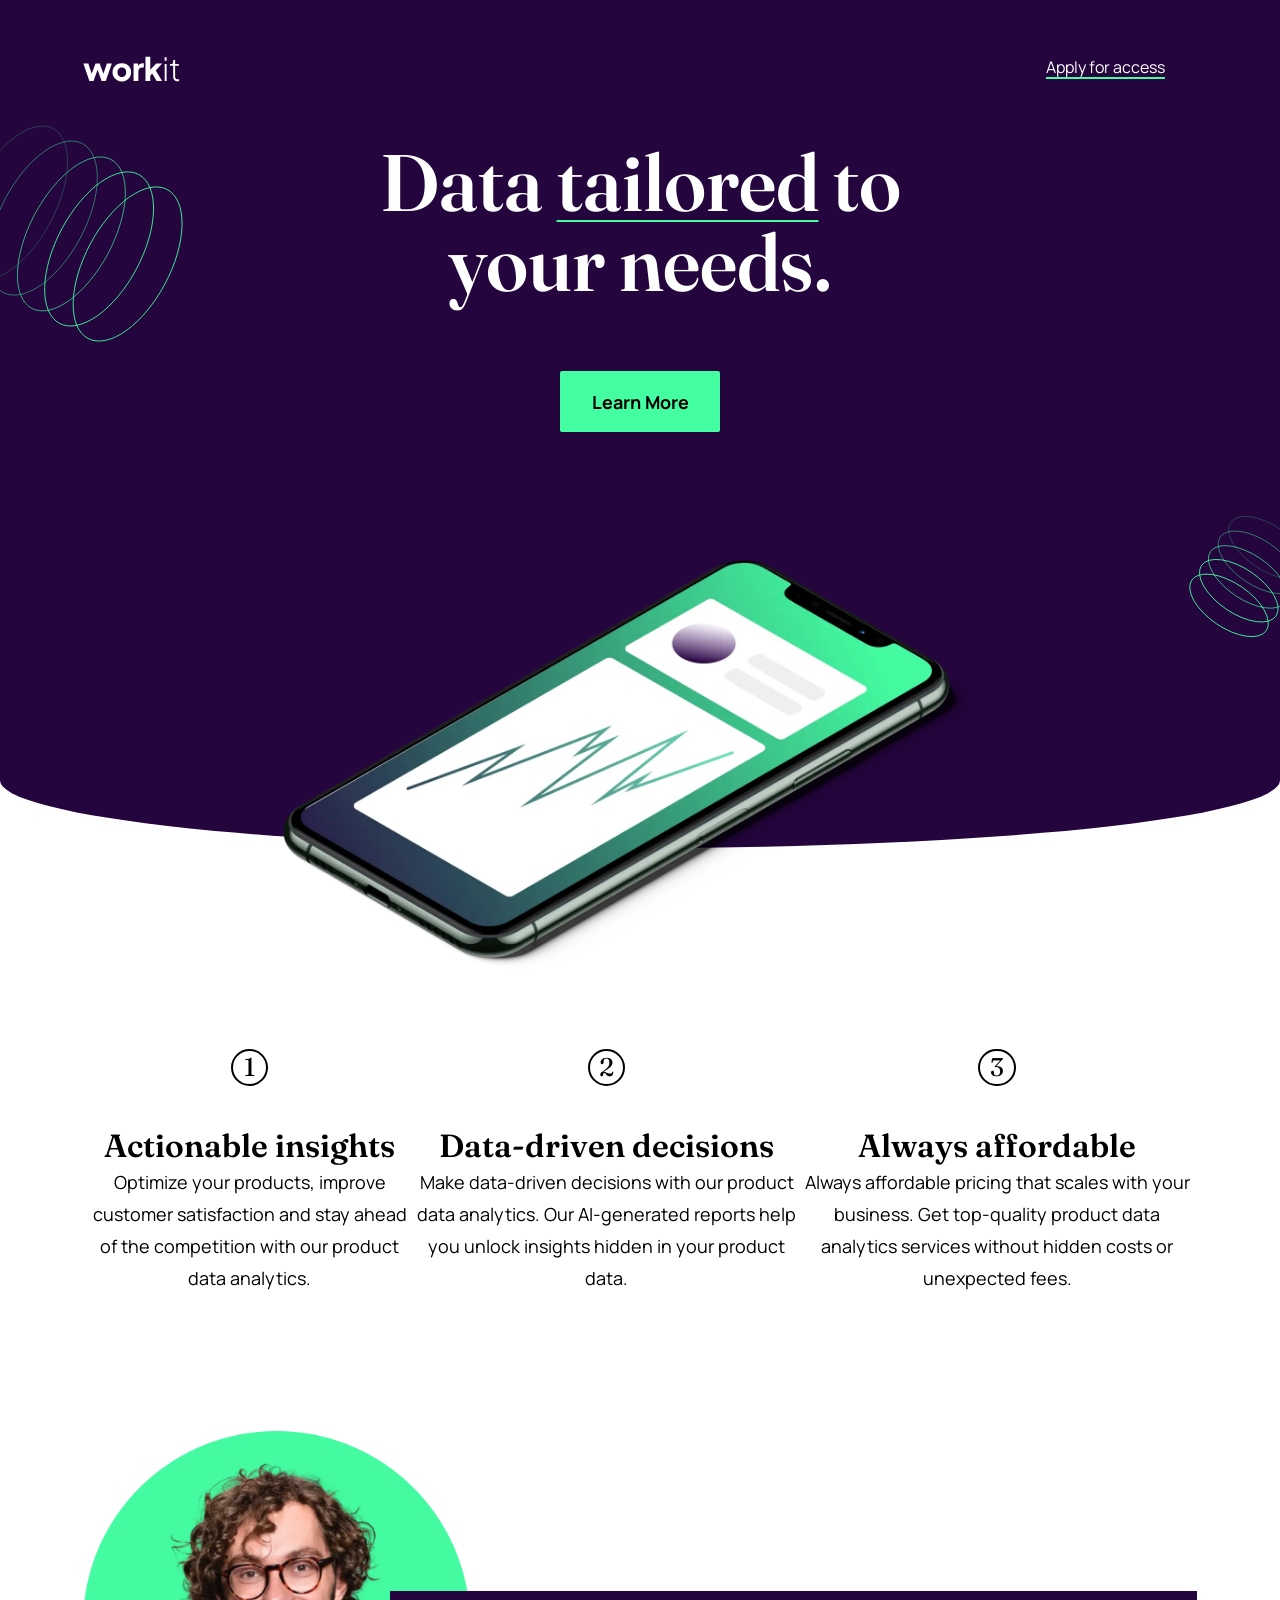
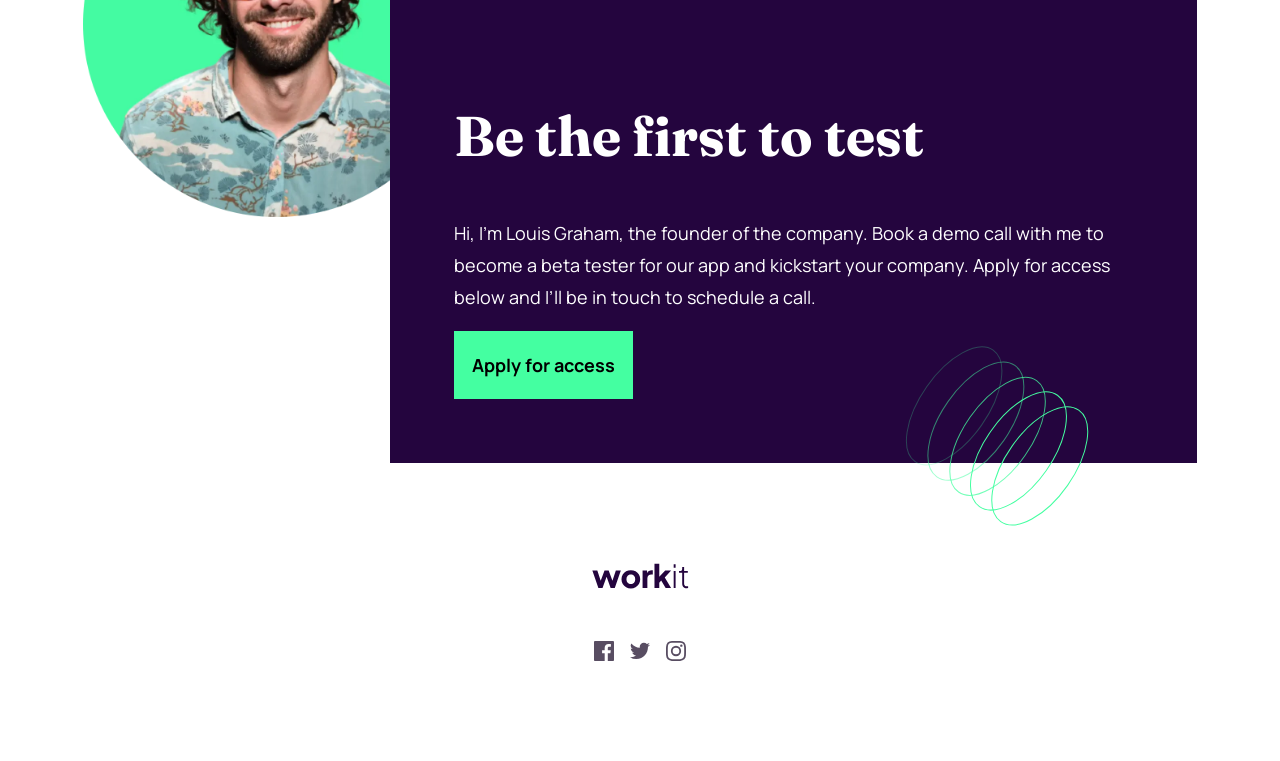
<file: index.html>
<!DOCTYPE html>
<html lang="en">

<head>
  <meta charset="UTF-8">
  <meta name="viewport" content="width=device-width, initial-scale=1.0">

  <link rel="icon" type="image/png" sizes="32x32" href="./assets/images/favicon-32x32.png">
  <link rel="stylesheet" href="./style.css">

  <link rel="preconnect" href="https://fonts.googleapis.com">
  <link rel="preconnect" href="https://fonts.gstatic.com" crossorigin>
  <link href="https://fonts.googleapis.com/css2?family=Fraunces:opsz,wght@9..144,300&family=Manrope&display=swap"
    rel="stylesheet">

  <title>Frontend Mentor | Workit landing page</title>
</head>

<body>
  <div class="top-third">
    <div class="ring-one-div">
      <img class="ring pat-one" src="./assets/images/bg-pattern-1.svg" alt="pattern of rings">
    </div>
    <div class="ring-two-div">
      <img class="ring pat-two" src="./assets/images/bg-pattern-2.svg" alt="pattern of rings">
    </div>
  </div>

  <!-- content wrapper -->
  <div class="wrapper">
    <div class="top-third-content">
      <a class="apply-link" href="https://www.google.com">Apply for access</a>
      <img class="workit-white" src="./assets/images/logo-light.svg" alt="logo that says 'work it' in white">
      <div class="header-link">
        <h1>Data <span class="tailored">tailored</span> to </br> your needs.</h1>
        <button class="learn-more">
          Learn More
        </button>
        <div class="smartphone">
          <img class="smartphone-pic" src="./assets/images/image-hero.webp" alt="image of a smartphone">
        </div>
      </div>

    </div>

    <div class="middle-content">
      <div class="numbers">
        <div class="num one">
          <p class="circle">1</p>
          <p class="mid-desc"><span class="mid-title">Actionable insights</span></br>
            Optimize your products, improve customer satisfaction and stay ahead of the competition
            with our product data analytics.</p>
        </div>

        <div class="num two">
          <p class="circle">2</p>
          <p class="mid-desc"><span class="mid-title">Data-driven decisions</span></br>
            Make data-driven decisions with our product data analytics. Our AI-generated reports help
            you unlock insights hidden in your product data.</p>
        </div>

        <div class="num three">
          <p class="circle">3</p>
          <p class="mid-desc"><span class="mid-title">Always affordable</span></br>
            Always affordable pricing that scales with your business. Get top-quality product data
            analytics services without hidden costs or unexpected fees.</p>
        </div>
      </div>

      <div class="mid-headers-div">
        <div class="actionable">

        </div>
        <div class="decisions">

        </div>
        <div class="affordable">

        </div>
      </div>
    </div>

    <div class="bottom-third-content">
      <div class="found-img-div">
        <img class="founder-image" src="./assets/images/image-founder.webp" alt="image of company founder">
      </div>

      <div class="test-invite">
        <h2>Be the first to test</h2>

        <p>Hi, I'm Louis Graham, the founder of the company. Book a demo call with me to become a
          beta tester for our app and kickstart your company. Apply for access below and I’ll be
          in touch to schedule a call.</p>

        <button class="bottom-apply">Apply for access</button>
        <img class="ring-pat-three" src="./assets/images/bg-pattern-3.svg" alt="pattern of rings">
      </div>
    </div>

    <div class="footer-row">
      <div class="work-it-bottom">
        <img src="./assets/images/logo-dark.svg" alt="workit logo in dark purple">
      </div>
      <div class="socials">
        <img src="./assets/images/icon-facebook.svg" alt="facebook logo">
        <img src="./assets/images/icon-twitter.svg" alt="twitter logo">
        <img src="./assets/images/icon-instagram.svg" alt="instagram logo">
      </div>
    </div>
  </div>
  </div>

</body>

</html>
</file>
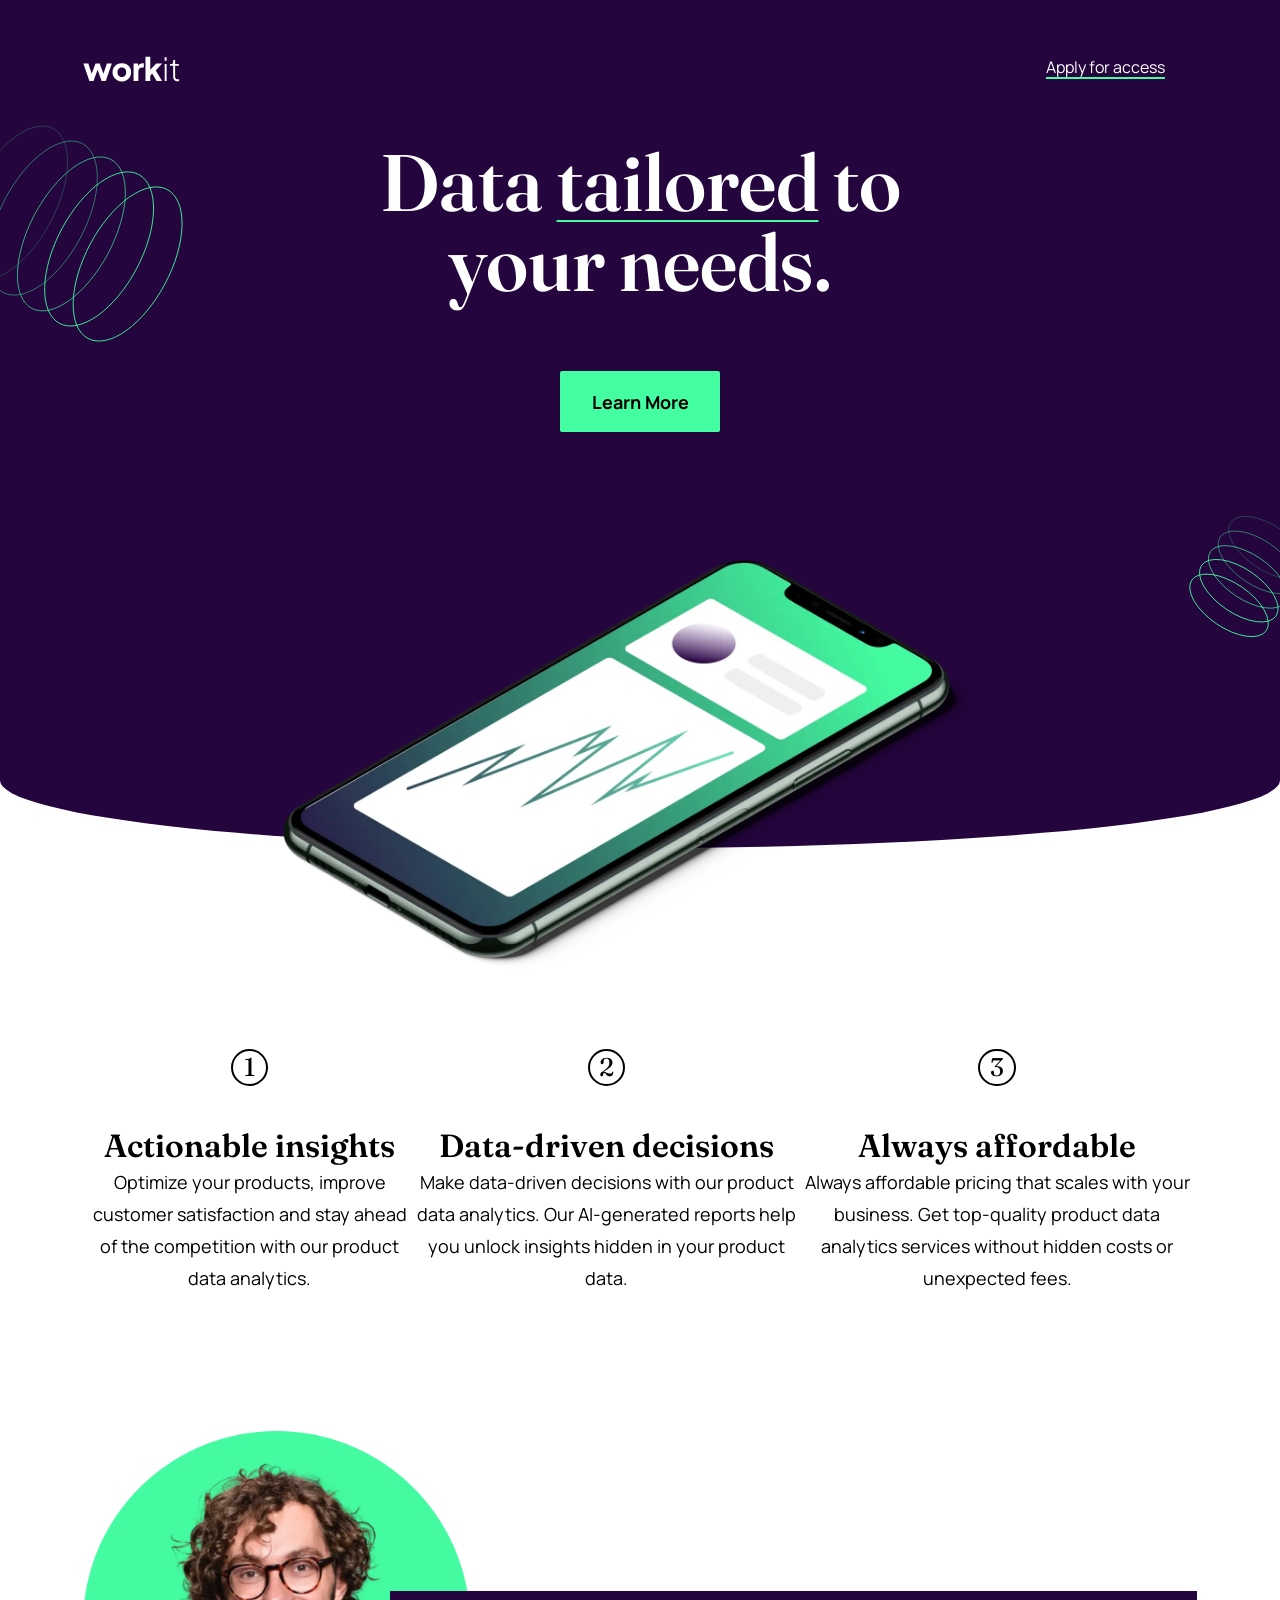
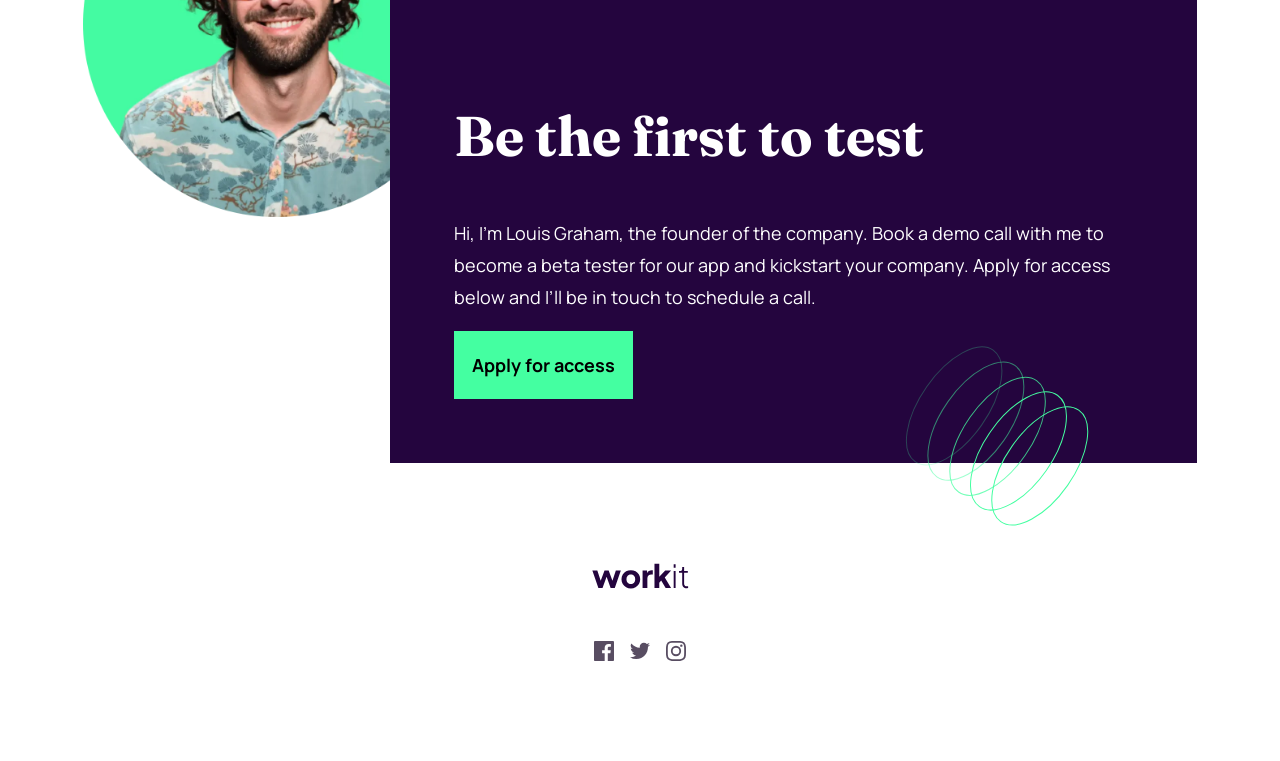
<file: workit-landing-page/workit-landing-page/index.html>
<!DOCTYPE html>
<html lang="en">

<head>
  <meta charset="UTF-8">
  <meta name="viewport" content="width=device-width, initial-scale=1.0">

  <link rel="icon" type="image/png" sizes="32x32" href="./assets/images/favicon-32x32.png">
  <link rel="stylesheet" href="./style.css">

  <link rel="preconnect" href="https://fonts.googleapis.com">
  <link rel="preconnect" href="https://fonts.gstatic.com" crossorigin>
  <link href="https://fonts.googleapis.com/css2?family=Fraunces:opsz,wght@9..144,300&family=Manrope&display=swap"
    rel="stylesheet">

  <title>Frontend Mentor | Workit landing page</title>
</head>

<body>
  <div class="top-third">
    <div class="ring-one-div">
      <img class="ring pat-one" src="./assets/images/bg-pattern-1.svg" alt="pattern of rings">
    </div>
    <div class="ring-two-div">
      <img class="ring pat-two" src="./assets/images/bg-pattern-2.svg" alt="pattern of rings">
    </div>
  </div>

  <!-- content wrapper -->
  <div class="wrapper">
    <div class="top-third-content">
      <a class="apply-link" href="https://www.google.com">Apply for access</a>
      <img class="workit-white" src="./assets/images/logo-light.svg" alt="logo that says 'work it' in white">
      <div class="header-link">
        <h1>Data <span class="tailored">tailored</span> to </br> your needs.</h1>
        <button class="learn-more">
          Learn More
        </button>
        <div class="smartphone">
          <img class="smartphone-pic" src="./assets/images/image-hero.webp" alt="image of a smartphone">
        </div>
      </div>

    </div>

    <div class="middle-content">
      <div class="numbers">
        <div class="num one">
          <p class="circle">1</p>
          <p class="mid-desc"><span class="mid-title">Actionable insights</span></br>
            Optimize your products, improve customer satisfaction and stay ahead of the competition
            with our product data analytics.</p>
        </div>

        <div class="num two">
          <p class="circle">2</p>
          <p class="mid-desc"><span class="mid-title">Data-driven decisions</span></br>
            Make data-driven decisions with our product data analytics. Our AI-generated reports help
            you unlock insights hidden in your product data.</p>
        </div>

        <div class="num three">
          <p class="circle">3</p>
          <p class="mid-desc"><span class="mid-title">Always affordable</span></br>
            Always affordable pricing that scales with your business. Get top-quality product data
            analytics services without hidden costs or unexpected fees.</p>
        </div>
      </div>

      <div class="mid-headers-div">
        <div class="actionable">

        </div>
        <div class="decisions">

        </div>
        <div class="affordable">

        </div>
      </div>
    </div>

    <div class="bottom-third-content">
      <div class="found-img-div">
        <img class="founder-image" src="./assets/images/image-founder.webp" alt="image of company founder">
      </div>

      <div class="test-invite">
        <h2>Be the first to test</h2>

        <p>Hi, I'm Louis Graham, the founder of the company. Book a demo call with me to become a
          beta tester for our app and kickstart your company. Apply for access below and I’ll be
          in touch to schedule a call.</p>

        <button class="bottom-apply">Apply for access</button>
        <img class="ring-pat-three" src="./assets/images/bg-pattern-3.svg">
      </div>
    </div>

    <div class="footer-row">
      <div class="work-it-bottom">
        <img src="./assets/images/logo-dark.svg" alt="workit logo in dark purple">
      </div>
      <div class="socials">
        <img src="./assets/images/icon-facebook.svg">
        <img src="./assets/images/icon-twitter.svg">
        <img src="./assets/images/icon-instagram.svg">
      </div>
    </div>
  </div>
  </div>

</body>

</html>
</file>
<file: style.css>
html,
body {
    background-color: white;
    height: 100%;
    width: 100%;
    margin: 0;
    display: flex;
    justify-content: center;
}

.wrapper {
    /* border: 10px solid red; */
    max-width: 69.625rem;
    position: absolute;
    display: flex;
    flex-direction: column;
    margin: 3.5rem 0;
}

div.top-third {
    position: absolute;
    width: 100%;
    background-color: #24053E;
    height: 45rem;
    padding-bottom: 10%;
    border-bottom-right-radius: 50% 8%;
    border-bottom-left-radius: 50% 8%;
    overflow: hidden;
}

.workit-white {
    position: absolute;
}

.ring-one-div {
    position: relative;
    top: 15%;
    right: 5%;
    max-width: 16.89rem;
    max-height: 13.44rem;
}

.ring.pat-one {
    width: 100%;
    height: 100%;
}

.ring-two-div {
    position: relative;
    top: 40%;
    left: 92%;
    max-width: 8.86rem;
    max-height: 7.04rem;
}

.ring.pat-two {
    width: 100%;
    height: 100%;
}

.apply-link {
    position: absolute;
    right: 1%;
    width: 140px;
    height: 35px;
    color: white;
    text-decoration-thickness: 2px;
    text-underline-offset: 20%;
    text-decoration-color: #44FFA1;
    font-family: 'Manrope', sans-serif;
}

.apply-link:hover {
    color: #44FFA1;
}

.header-link {
    text-align: center;
    padding-top: 2rem;
    padding-bottom: 3rem;
    display: flex;
    flex-direction: column;
    align-items: center;
    gap: 1rem;
}

.learn-more {
    color: black;
    background-color: #44FFA1;
    border: 2px solid #44FFA1;
    width: 10rem;
    height: 3.8125rem;
    border-radius: 2px;
    text-decoration: none;
    font-family: 'Manrope', sans-serif;
    font-weight: 700;
    text-align: center;
    font-size: 1.125rem;
}

.learn-more:hover {
    color: #44FFA1;
    background-color: transparent;
}

h1 {
    color: white;
    font-family: 'Fraunces', serif;
    font-size: 5rem;
    font-weight: 600;
    line-height: 5rem;
}

.tailored {
    text-decoration: underline;
    text-decoration-color: #44FFA1;
    text-decoration-thickness: 2px;
    text-underline-offset: 10%;
}

.smartphone {
    margin-top: 7em;
    max-width: 44.6875em;
    max-height: 26.6875em;
}

/* have photo take the full area of the PARENT */
.smartphone-pic {
    width: 100%;
    height: 100%;
}

.numbers {
    display: flex;
    flex-direction: row;
    justify-content: space-between;
    width: 100%;
}

.num {
    display: flex;
    flex-direction: column;
    align-items: center;
    text-align: center;
}

.mid-title {
    font-family: 'Fraunces', serif;
    font-weight: 600;
    font-size: 2rem;
}

.mid-desc {
    line-height: 2rem;
    font-family: 'Manrope', sans-serif;
    font-size: 1.125rem;
}

.circle {
    border: 2px solid black;
    min-width: 2.1rem;
    min-height: 2.1rem;
    border-radius: 50%;
    font-family: 'Fraunces', serif;
    font-size: 1.6rem;
    flex: 0;
}

.bottom-third-content {
    display: flex;
    position: relative;
    justify-content: center;
    margin-top: 25%;
}

.found-img-div {
    max-width: 28rem;
    min-width: 10rem;
    margin-right: -80px;
    margin-top: -160px;
}

.founder-image {
    width: 100%;
}

.test-invite {
    background-color: #24053E;
    padding: 4rem;
}

.test-invite h2 {
    font-family: 'Fraunces', serif;
    color: white;
    font-size: 3.5rem;
}

.test-invite p {
    font-family: 'Manrope', sans-serif;
    color: white;
    font-size: 1.125rem;
    line-height: 2rem;
}

.bottom-apply {
    background-color: #44FFA1;
    border: 2px solid #44FFA1;
    padding: 1rem;
    font-family: 'Manrope', sans-serif;
    font-style: normal;
    font-weight: 700;
    font-size: 1.125rem;
    line-height: 2rem;
    text-align: center;
}

.bottom-apply:hover {
    background-color: transparent;
    color: #44FFA1;
}

.ring-pat-three {
    position: absolute;
    flex-shrink: 0;
    right: 8%;
    top: 72%
}

.footer-row {
    padding: 100px;
    display: flex;
    flex-direction: column;
    gap: 3rem;
    align-items: center;
}

.socials {
    display: flex;
    gap: 1rem;
}

.socials:hover>* {
    color: #24053E;
}



@media (max-width: 768px) {
    .apply-link {
        width: 124px;
    }

    .numbers {
        flex-direction: column;
    }

    .num {
        flex-direction: row;
    }

    .smartphone {
        max-width: 29.95em;
    }

    .bottom-third-content {
        margin-top: 45%;
    }

    .ring-one-div {
        right: 23%
    }

    .ring-pat-three {
        top: 80%;
        right: 5%;
    }

    .wrapper {
        max-width: 43rem;
    }
}

@media (max-width:375px) {
    div.top-third {
        height: 30rem;
    }

    .learn-more {
        margin-top: -3rem;
    }

    h1 {
        font-size: 3.125rem;
    }

    .num {
        flex-direction: column;
    }

    .smartphone {
        max-width: 18.64rem;
        margin-top: 3rem;
    }

    .bottom-third-content {
        flex-direction: column;
        align-items: center;
        text-align: center;
        margin-top: 20%;
    }

    .test-invite {
        padding: 1rem;
        margin-top: -40px;
    }

    .test-invite h2 {
        font-size: 2rem;
    }

    .ring-one-div,
    .ring-two-div,
    .ring-pat-three {
        visibility: hidden;
    }

    .found-img-div {
        margin: 0;
    }

    .wrapper {
        max-width: 21.4rem;
    }
}
</file>
<file: workit-landing-page/workit-landing-page/style.css>
html,
body {
    background-color: white;
    height: 100%;
    width: 100%;
    margin: 0;
    display: flex;
    justify-content: center;
}

.wrapper {
    /* border: 10px solid red; */
    max-width: 69.625rem;
    position: absolute;
    display: flex;
    flex-direction: column;
    margin: 3.5rem 0;
}

div.top-third {
    position: absolute;
    width: 100%;
    background-color: #24053E;
    height: 45rem;
    padding-bottom: 10%;
    border-bottom-right-radius: 50% 8%;
    border-bottom-left-radius: 50% 8%;
    overflow: hidden;
}

.workit-white {
    position: absolute;
}

.ring-one-div {
    position: relative;
    top: 15%;
    right: 5%;
    max-width: 16.89rem;
    max-height: 13.44rem;
}

.ring.pat-one {
    width: 100%;
    height: 100%;
}

.ring-two-div {
    position: relative;
    top: 40%;
    left: 92%;
    max-width: 8.86rem;
    max-height: 7.04rem;
}

.ring.pat-two {
    width: 100%;
    height: 100%;
}

.apply-link {
    position: absolute;
    right: 1%;
    width: 140px;
    height: 35px;
    color: white;
    text-decoration-thickness: 2px;
    text-underline-offset: 20%;
    text-decoration-color: #44FFA1;
    font-family: 'Manrope', sans-serif;
}

.apply-link:hover {
    color: #44FFA1;
}

.header-link {
    text-align: center;
    padding-top: 2rem;
    padding-bottom: 3rem;
    display: flex;
    flex-direction: column;
    align-items: center;
    gap: 1rem;
}

.learn-more {
    color: black;
    background-color: #44FFA1;
    border: 2px solid #44FFA1;
    width: 10rem;
    height: 3.8125rem;
    border-radius: 2px;
    text-decoration: none;
    font-family: 'Manrope', sans-serif;
    font-weight: 700;
    text-align: center;
    font-size: 1.125rem;
}

.learn-more:hover {
    color: #44FFA1;
    background-color: transparent;
}

h1 {
    color: white;
    font-family: 'Fraunces', serif;
    font-size: 5rem;
    font-weight: 600;
    line-height: 5rem;
}

.tailored {
    text-decoration: underline;
    text-decoration-color: #44FFA1;
    text-decoration-thickness: 2px;
    text-underline-offset: 10%;
}

.smartphone {
    margin-top: 7em;
    max-width: 44.6875em;
    max-height: 26.6875em;
}

/* have photo take the full area of the PARENT */
.smartphone-pic {
    width: 100%;
    height: 100%;
}

.numbers {
    display: flex;
    flex-direction: row;
    justify-content: space-between;
    width: 100%;
}

.num {
    display: flex;
    flex-direction: column;
    align-items: center;
    text-align: center;
}

.mid-title {
    font-family: 'Fraunces', serif;
    font-weight: 600;
    font-size: 2rem;
}

.mid-desc {
    line-height: 2rem;
    font-family: 'Manrope', sans-serif;
    font-size: 1.125rem;
}

.circle {
    border: 2px solid black;
    min-width: 2.1rem;
    min-height: 2.1rem;
    border-radius: 50%;
    font-family: 'Fraunces', serif;
    font-size: 1.6rem;
    flex: 0;
}

.bottom-third-content {
    display: flex;
    position: relative;
    justify-content: center;
    margin-top: 25%;
}

.found-img-div {
    max-width: 28rem;
    min-width: 10rem;
    margin-right: -80px;
    margin-top: -160px;
}

.founder-image {
    width: 100%;
}

.test-invite {
    background-color: #24053E;
    padding: 4rem;
}

.test-invite h2 {
    font-family: 'Fraunces', serif;
    color: white;
    font-size: 3.5rem;
}

.test-invite p {
    font-family: 'Manrope', sans-serif;
    color: white;
    font-size: 1.125rem;
    line-height: 2rem;
}

.bottom-apply {
    background-color: #44FFA1;
    border: 2px solid #44FFA1;
    padding: 1rem;
    font-family: 'Manrope', sans-serif;
    font-style: normal;
    font-weight: 700;
    font-size: 1.125rem;
    line-height: 2rem;
    text-align: center;
}

.bottom-apply:hover {
    background-color: transparent;
    color: #44FFA1;
}

.ring-pat-three {
    position: absolute;
    flex-shrink: 0;
    right: 8%;
    top: 72%
}

.footer-row {
    padding: 100px;
    display: flex;
    flex-direction: column;
    gap: 3rem;
    align-items: center;
}

.socials {
    display: flex;
    gap: 1rem;
}

.socials:hover>* {
    color: #24053E;
}



@media (max-width: 768px) {
    .apply-link {
        width: 124px;
    }

    .numbers {
        flex-direction: column;
    }

    .num {
        flex-direction: row;
    }

    .smartphone {
        max-width: 29.95em;
    }

    .bottom-third-content {
        margin-top: 45%;
    }

    .ring-one-div {
        right: 23%
    }

    .ring-pat-three {
        top: 80%;
        right: 5%;
    }

    .wrapper {
        max-width: 43rem;
    }
}

@media (max-width:375px) {
    div.top-third {
        height: 30rem;
    }

    .learn-more {
        margin-top: -3rem;
    }

    h1 {
        font-size: 3.125rem;
    }

    .num {
        flex-direction: column;
    }

    .smartphone {
        max-width: 18.64rem;
        margin-top: 3rem;
    }

    .bottom-third-content {
        flex-direction: column;
        align-items: center;
        text-align: center;
        margin-top: 20%;
    }

    .test-invite {
        padding: 1rem;
        margin-top: -40px;
    }

    .test-invite h2 {
        font-size: 2rem;
    }

    .ring-one-div,
    .ring-two-div,
    .ring-pat-three {
        visibility: hidden;
    }

    .found-img-div {
        margin: 0;
    }

    .wrapper {
        max-width: 21.4rem;
    }
}
</file>
